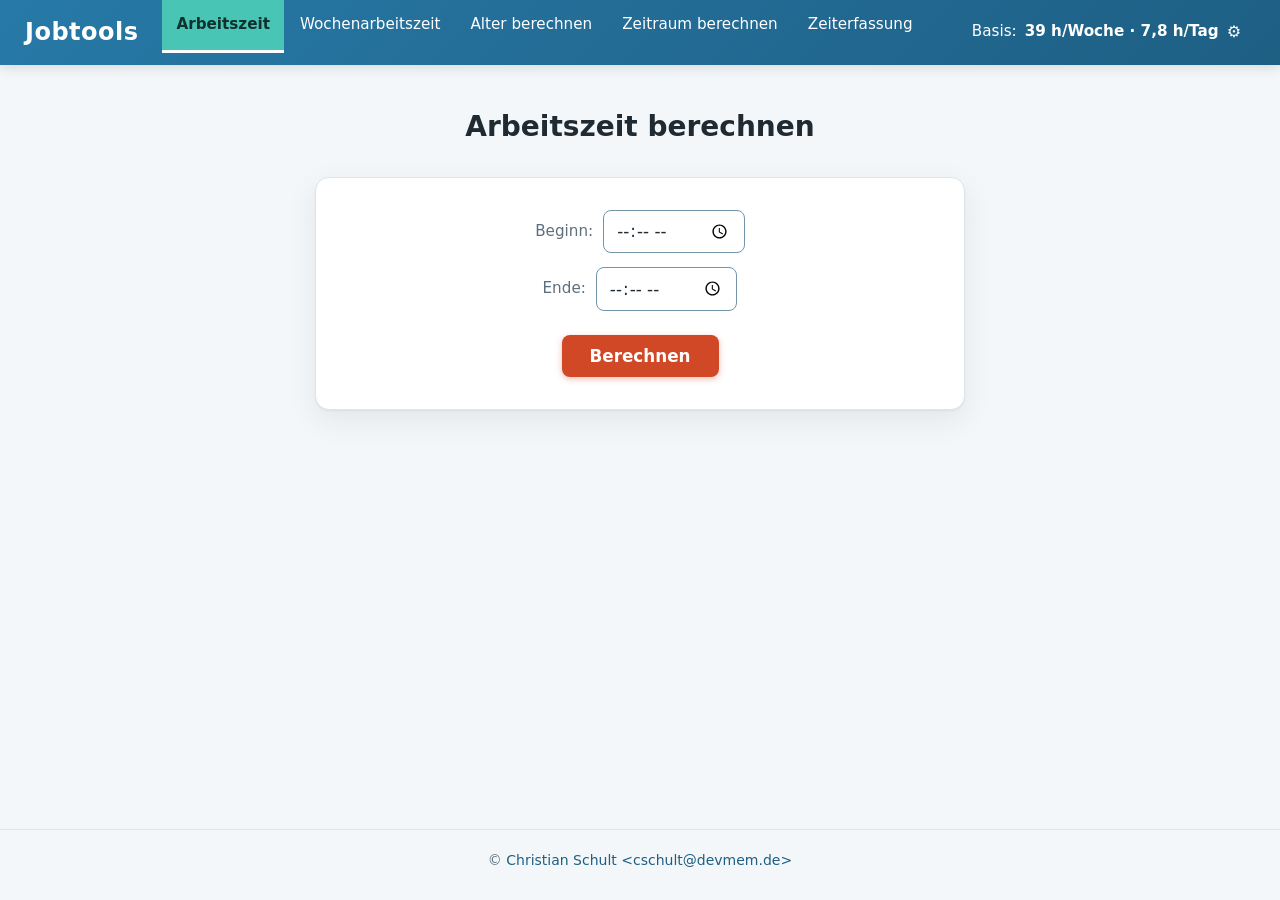
<file: index.html>
<!doctype html>
<html lang="de">

  <head>
    <meta charset="UTF-8" />
    <meta name="viewport" content="width=device-width, initial-scale=1" />
    <title>Arbeitszeit berechnen – Jobtools</title>
    <link href="style.css" rel="stylesheet" />
    <script src="settings.js" defer></script>
    <script src="index.js" defer></script>
  </head>

  <body>
    <a class="skip-link" href="#inhalt">Zum Inhalt springen</a>

    <header>
      <p class="brand">Jobtools</p>
      <nav class="navbar" aria-label="Hauptnavigation">
        <ul>
          <li><a class="active" href="index.html" aria-current="page">Arbeitszeit</a></li>
          <li><a href="convert.html">Wochenarbeitszeit</a></li>
          <li><a href="ages.html">Alter berechnen</a></li>
          <li><a href="durations.html">Zeitraum berechnen</a></li>
          <li><a href="log.html">Zeiterfassung</a></li>
        </ul>
      </nav>
    </header>

    <main id="inhalt">
      <h1>Arbeitszeit berechnen</h1>
      <div id="maxi-container">
        <form id="work-form">
          <div id="input-container">
            <div class="input-line">
              <label for="beginWork">Beginn:</label>
              <input type="time" name="beginWork" id="beginWork" value="" />
            </div>
            <div class="input-line">
              <label for="endWork">Ende:</label>
              <input type="time" name="endWork" id="endWork" value="" />
            </div>
          </div>
          <div id="button-container">
            <button type="submit">Berechnen</button>
          </div>
        </form>

        <p class="form-error" id="work-error" role="alert" hidden></p>

        <dl id="result-container" aria-live="polite">
          <div class="result-row" id="row-endDay">
            <dt>Ende regulär</dt>
            <dd id="endDay"></dd>
          </div>
          <div class="result-row" id="row-workTime">
            <dt>Arbeitszeit</dt>
            <dd id="workTime"></dd>
          </div>
          <div class="result-row" id="row-diffTime">
            <dt>Differenz</dt>
            <dd id="diffTime"></dd>
          </div>
          <div class="result-row" id="row-pause">
            <dt>Pause</dt>
            <dd id="pause"></dd>
          </div>
        </dl>
      </div>
    </main>

    <footer>
      <p>
        &copy;
        <a href="mailto:cschult@devmem.de">Christian Schult &lt;cschult@devmem.de&gt;</a>
      </p>
    </footer>

  </body>
</html>
</file>
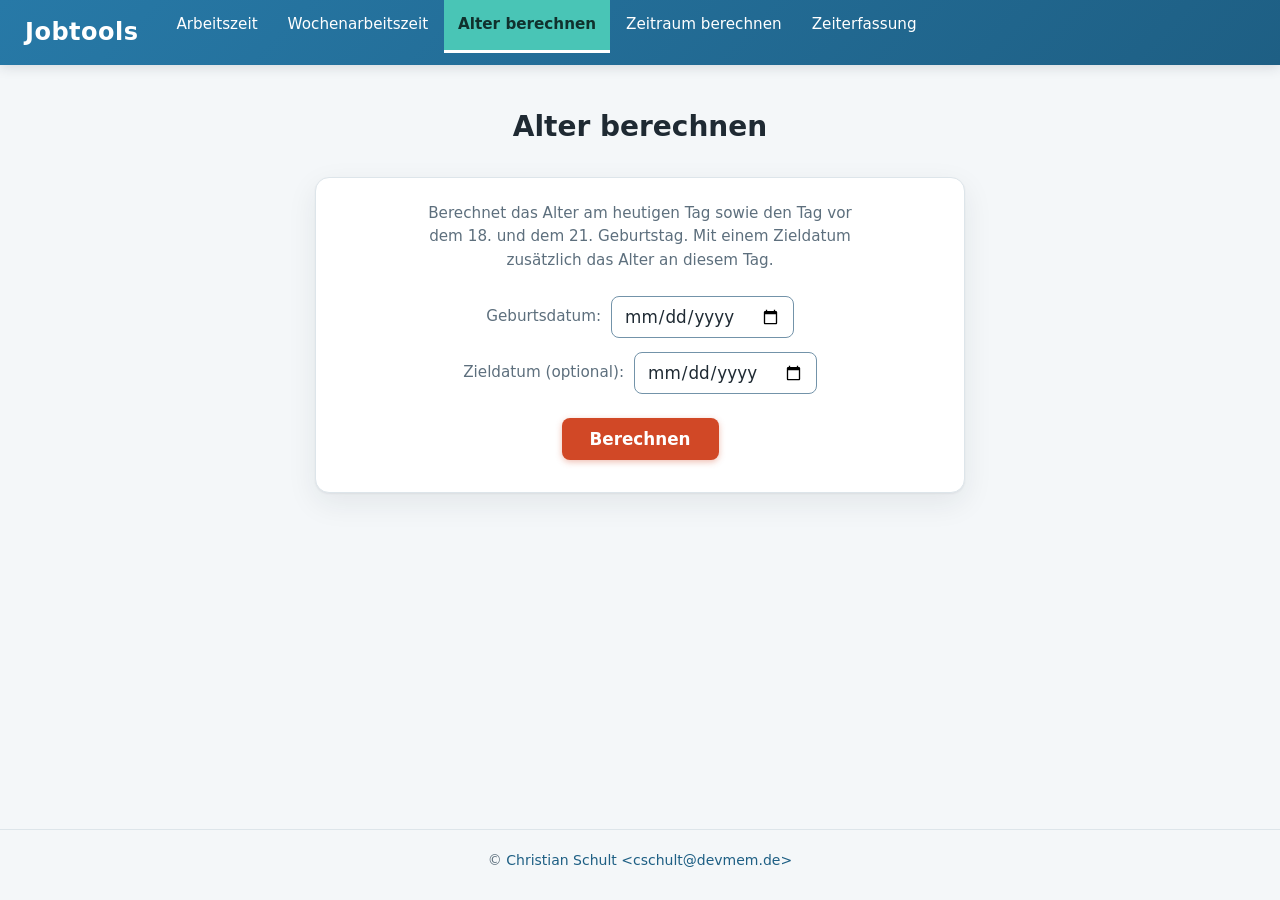
<file: ages.html>
<!doctype html>
<html lang="de">

<head>
  <meta charset="UTF-8" />
  <meta name="viewport" content="width=device-width, initial-scale=1" />
  <title>Alter berechnen – Jobtools</title>
  <link href="style.css" rel="stylesheet" />
  <script src="ages.js" defer></script>
</head>

<body>
  <a class="skip-link" href="#inhalt">Zum Inhalt springen</a>

  <header>
    <p class="brand">Jobtools</p>
    <nav class="navbar" aria-label="Hauptnavigation">
      <ul>
        <li><a href="index.html">Arbeitszeit</a></li>
        <li><a href="convert.html">Wochenarbeitszeit</a></li>
        <li><a class="active" href="ages.html" aria-current="page">Alter berechnen</a></li>
        <li><a href="durations.html">Zeitraum berechnen</a></li>
        <li><a href="log.html">Zeiterfassung</a></li>
      </ul>
    </nav>
  </header>

  <main id="inhalt">
    <h1>Alter berechnen</h1>
    <div id="maxi-container">
      <p class="hint">
        Berechnet das Alter am heutigen Tag sowie den Tag vor dem 18. und dem
        21. Geburtstag. Mit einem Zieldatum zusätzlich das Alter an diesem Tag.
      </p>

      <form id="age-form">
        <div id="input-container">
          <div class="input-line">
            <label for="birthday">Geburtsdatum:</label>
            <input type="date" name="birthday" id="birthday" value="" />
          </div>
          <div class="input-line">
            <label for="target">Zieldatum (optional):</label>
            <input type="date" name="target" id="target" value="" />
          </div>
        </div>
        <div id="button-container">
          <button type="submit">Berechnen</button>
        </div>
      </form>

      <p class="form-error" id="age-error" role="alert" hidden></p>

      <dl id="result-container" aria-live="polite">
        <div class="result-row">
          <dt>heutiges Alter</dt>
          <dd id="age-today"></dd>
        </div>
        <div class="result-row">
          <dt>Tag vor dem 18.</dt>
          <dd id="day-before-18"></dd>
        </div>
        <div class="result-row">
          <dt>Tag vor dem 21.</dt>
          <dd id="day-before-21"></dd>
        </div>
        <!-- erscheint nur, wenn ein Zieldatum eingetragen wurde; ages.js
             schaltet zwischen "none" und dem Standardwert aus dem Stylesheet -->
        <div class="result-row" id="row-age-target" style="display: none">
          <dt id="age-target-label">Alter am Zieldatum</dt>
          <dd id="age-target"></dd>
        </div>
      </dl>
    </div>
  </main>

  <footer>
    <p>
      &copy;
      <a href="mailto:cschult@devmem.de">Christian Schult &lt;cschult@devmem.de&gt;</a>
    </p>
  </footer>
</body>

</html>
</file>
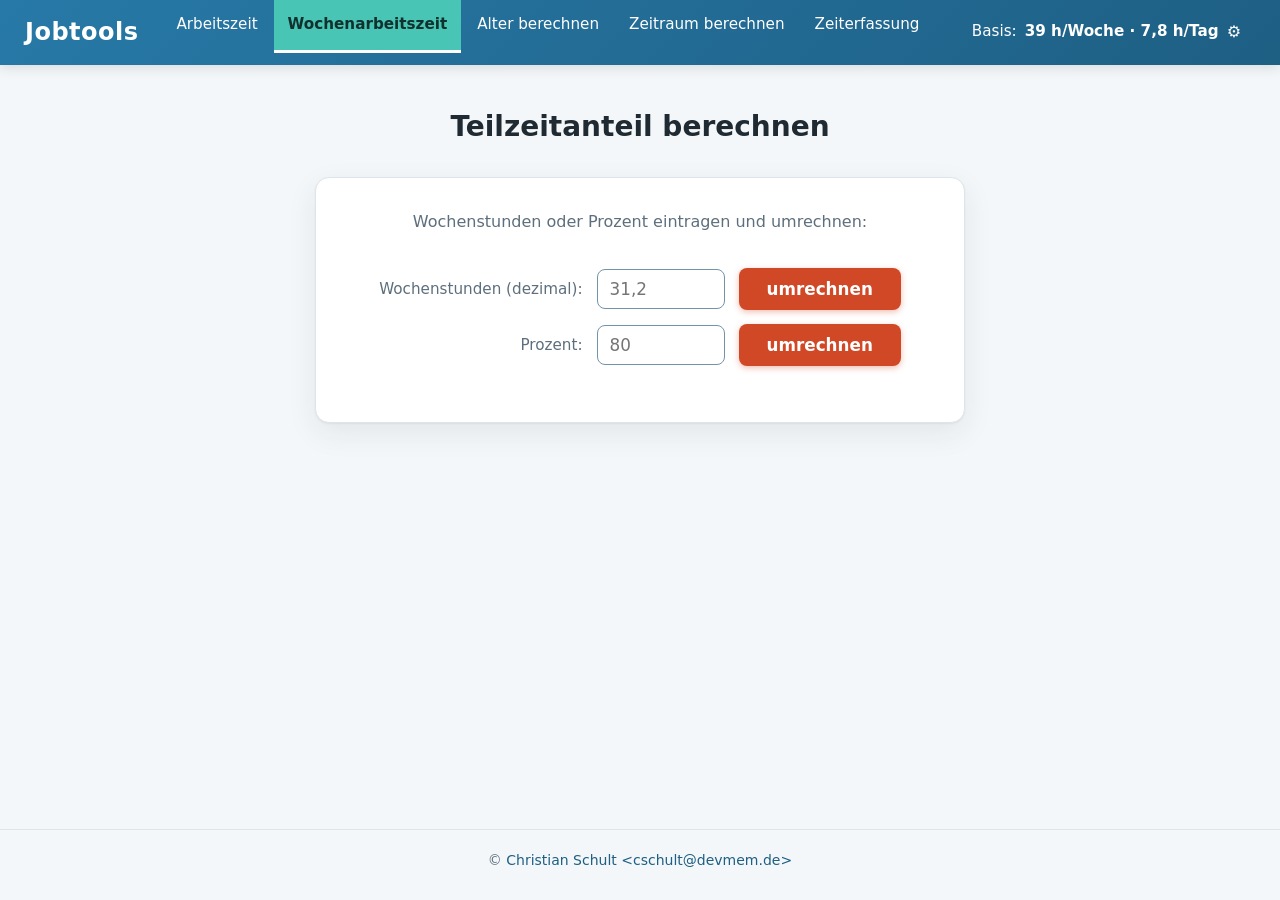
<file: convert.html>
<!doctype html>
<html lang="de">

<head>
  <meta charset="UTF-8" />
  <meta name="viewport" content="width=device-width, initial-scale=1" />
  <title>Teilzeitanteil berechnen – Jobtools</title>
  <link href="style.css" rel="stylesheet" />
  <script src="settings.js" defer></script>
  <script src="convert.js" defer></script>
</head>

<body>
  <a class="skip-link" href="#inhalt">Zum Inhalt springen</a>

  <header>
    <p class="brand">Jobtools</p>
    <nav class="navbar" aria-label="Hauptnavigation">
      <ul>
        <li><a href="index.html">Arbeitszeit</a></li>
        <li><a class="active" href="convert.html" aria-current="page">Wochenarbeitszeit</a></li>
        <li><a href="ages.html">Alter berechnen</a></li>
        <li><a href="durations.html">Zeitraum berechnen</a></li>
        <li><a href="log.html">Zeiterfassung</a></li>
      </ul>
    </nav>
  </header>

  <main id="inhalt">
    <h1>Teilzeitanteil berechnen</h1>
    <div id="maxi-container">

      <div id="input-container">
        <p class="intro" id="form-hinweis">Wochenstunden oder Prozent eintragen und umrechnen:</p>
        <div class="form-grid" role="group" aria-describedby="form-hinweis">
          <label for="hours-input">Wochenstunden (dezimal):</label>
          <input type="text" inputmode="decimal" name="hours-input" id="hours-input" value="" placeholder="31,2" />
          <button type="button" id="hours-button">
            <span aria-hidden="true">umrechnen</span>
            <span class="visually-hidden">Wochenstunden in Prozent umrechnen</span>
          </button>

          <label for="percent-input">Prozent:</label>
          <input type="text" inputmode="decimal" name="percent-input" id="percent-input" value="" placeholder="80" />
          <button type="button" id="percent-button">
            <span aria-hidden="true">umrechnen</span>
            <span class="visually-hidden">Prozent in Wochenstunden umrechnen</span>
          </button>
        </div>
      </div>

      <p class="form-error" id="convert-error" role="alert" hidden></p>

      <div class="result-box" id="result-box" aria-live="polite">
        <dl class="result-grid">
          <dt>Anteil</dt>
          <dd><span class="value" id="value-percent"></span><span class="unit">%</span></dd>

          <dt>Wochenstunden</dt>
          <dd><span class="value" id="value-hours"></span><span class="unit">dezimal</span></dd>

          <dt>Stunden : Minuten</dt>
          <dd><span class="value" id="value-hhmm"></span><span class="unit">hh:mm</span></dd>

          <dt>Berechnungsbasis</dt>
          <dd><span class="basis" id="value-basis"></span></dd>
        </dl>
        <p class="note">Stunden und Minuten sind auf ganze Minuten gerundet.</p>
      </div>
    </div>
  </main>

  <footer>
    <p>
      &copy;
      <a href="mailto:cschult@devmem.de">Christian Schult &lt;cschult@devmem.de&gt;</a>
    </p>
  </footer>
</body>

</html>
</file>
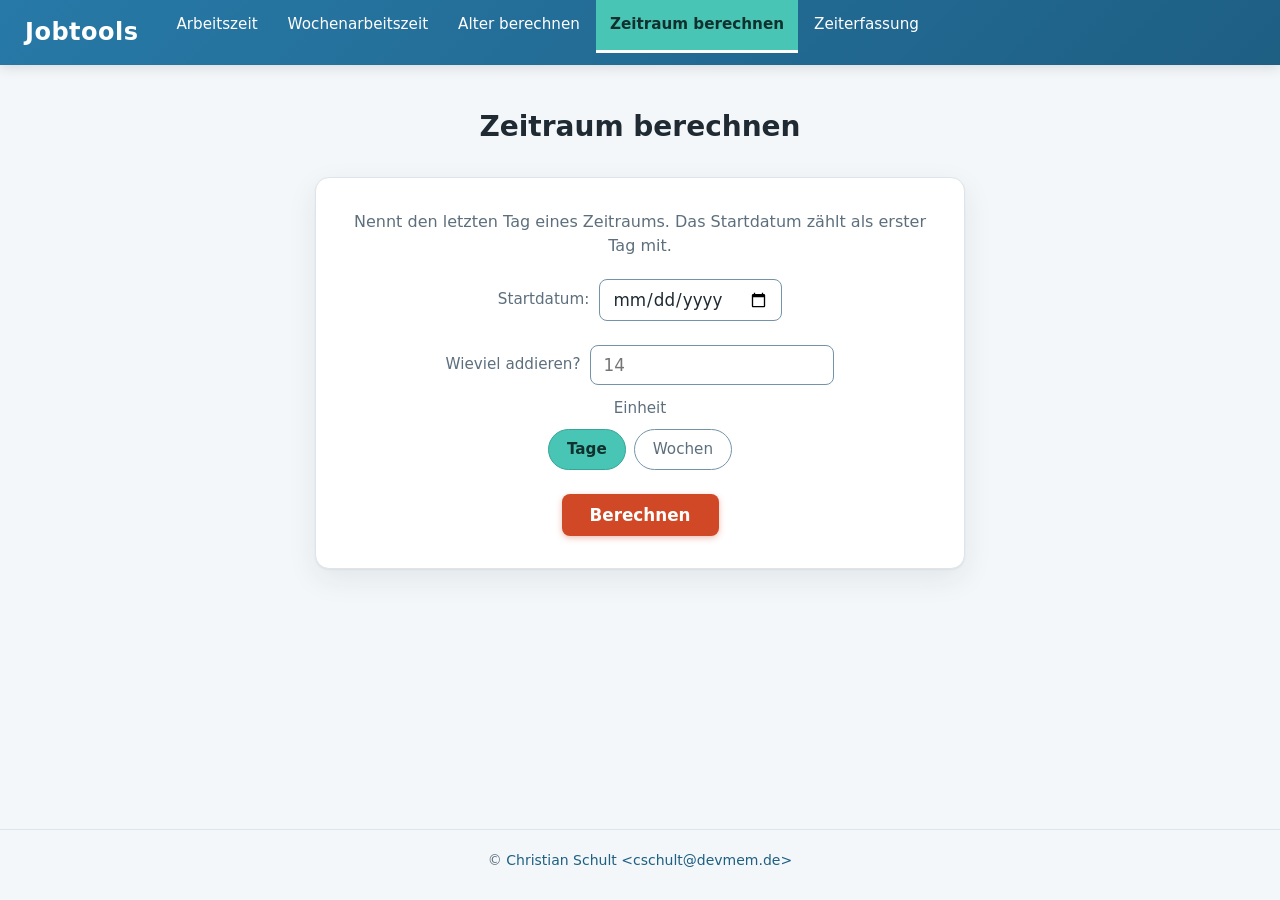
<file: durations.html>
<!doctype html>
<html lang="de">

<head>
  <meta charset="UTF-8" />
  <meta name="viewport" content="width=device-width, initial-scale=1" />
  <title>Zeitraum berechnen – Jobtools</title>
  <link href="style.css" rel="stylesheet" />
  <script src="durations.js" defer></script>
</head>

<body>
  <a class="skip-link" href="#inhalt">Zum Inhalt springen</a>

  <header>
    <p class="brand">Jobtools</p>
    <nav class="navbar" aria-label="Hauptnavigation">
      <ul>
        <li><a href="index.html">Arbeitszeit</a></li>
        <li><a href="convert.html">Wochenarbeitszeit</a></li>
        <li><a href="ages.html">Alter berechnen</a></li>
        <li><a class="active" href="durations.html" aria-current="page">Zeitraum berechnen</a></li>
        <li><a href="log.html">Zeiterfassung</a></li>
      </ul>
    </nav>
  </header>

  <main id="inhalt">
    <h1>Zeitraum berechnen</h1>
    <div id="maxi-container">
      <p class="intro">
        Nennt den letzten Tag eines Zeitraums. Das Startdatum zählt als
        erster Tag mit.
      </p>

      <form id="duration-form">
        <div class="field-group" id="div-start">
          <!-- Startdatum (erster Tag des Zeitraums) -> input date -->
          <div class="input-line">
            <label for="start">Startdatum:</label>
            <input type="date" name="start" id="start">
          </div>
        </div>

        <div class="field-group" id="div-summand">
          <!-- wieviel addieren? -> input number -->
          <div class="input-line">
            <label for="summand">Wieviel addieren?</label>
            <input type="number" name="summand" id="summand" step="1" placeholder="14">
          </div>
          <!-- welche Einheit (Tage, Wochen) -> radio -->
          <fieldset class="option-group">
            <legend>Einheit</legend>
            <input type="radio" name="units" id="radio-days" value="days" checked>
            <label for="radio-days">Tage</label>
            <input type="radio" name="units" id="radio-weeks" value="weeks">
            <label for="radio-weeks">Wochen</label>
          </fieldset>
        </div>

        <div id="button-container">
          <button type="submit">Berechnen</button>
        </div>
      </form>

      <p class="form-error" id="duration-error" role="alert" hidden></p>

      <dl id="result-container" aria-live="polite">
        <!-- Ausgabe: künftiges Datum -> berechnet in durations.js -->
        <div class="result-row">
          <dt>Letzter Tag</dt>
          <dd id="result-date"></dd>
        </div>
        <div class="result-row">
          <dt>Wochentag</dt>
          <dd id="result-weekday"></dd>
        </div>
        <div class="result-row">
          <dt>Dauer</dt>
          <dd id="result-days"></dd>
        </div>
      </dl>
    </div>
  </main>

  <footer>
    <p>&copy; <a href="mailto:cschult@devmem.de">Christian Schult &lt;cschult@devmem.de&gt;</a>
    </p>
  </footer>
</body>

</html>
</file>
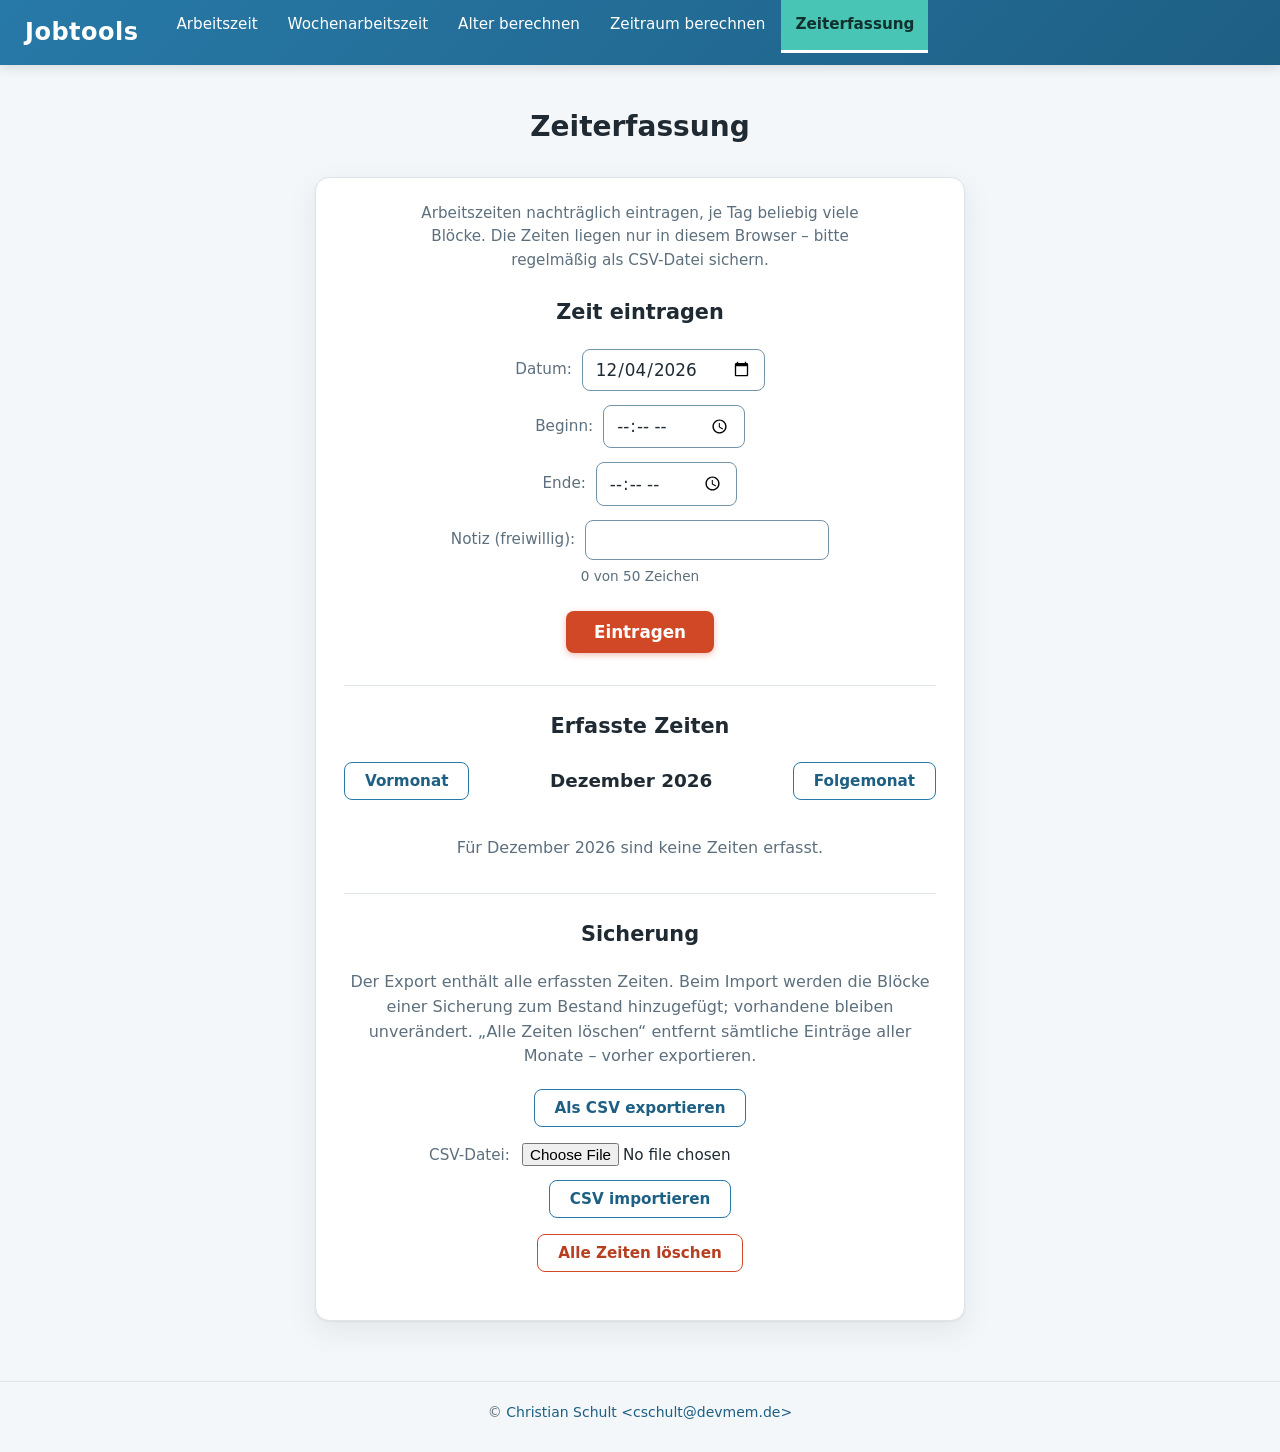
<file: log.html>
<!doctype html>
<html lang="de">

<head>
  <meta charset="UTF-8" />
  <meta name="viewport" content="width=device-width, initial-scale=1" />
  <title>Zeiterfassung – Jobtools</title>
  <link href="style.css" rel="stylesheet" />
  <script src="log.js" defer></script>
</head>

<body>
  <a class="skip-link" href="#inhalt">Zum Inhalt springen</a>

  <header>
    <p class="brand">Jobtools</p>
    <nav class="navbar" aria-label="Hauptnavigation">
      <ul>
        <li><a href="index.html">Arbeitszeit</a></li>
        <li><a href="convert.html">Wochenarbeitszeit</a></li>
        <li><a href="ages.html">Alter berechnen</a></li>
        <li><a href="durations.html">Zeitraum berechnen</a></li>
        <li><a class="active" href="log.html" aria-current="page">Zeiterfassung</a></li>
      </ul>
    </nav>
  </header>

  <main id="inhalt">
    <h1>Zeiterfassung</h1>
    <div id="maxi-container">
      <p class="hint">
        Arbeitszeiten nachträglich eintragen, je Tag beliebig viele Blöcke.
        Die Zeiten liegen nur in diesem Browser – bitte regelmäßig als
        CSV-Datei sichern.
      </p>

      <!-- erscheint nur, wenn der Browser nichts speichern kann (log.js) -->
      <p class="log-notice" id="log-storage-note" hidden>
        Der Browser speichert nichts – Einträge gehen beim Schließen verloren.
        Bitte als CSV exportieren.
      </p>
      <p class="form-error" id="log-storage-error" role="alert" hidden></p>

      <section class="log-section" aria-labelledby="entry-heading">
        <h2 id="entry-heading">Zeit eintragen</h2>
        <form id="log-form">
          <div id="input-container">
            <div class="input-line">
              <label for="log-date">Datum:</label>
              <input type="date" name="log-date" id="log-date" />
            </div>
            <div class="input-line">
              <label for="log-begin">Beginn:</label>
              <input type="time" name="log-begin" id="log-begin" />
            </div>
            <div class="input-line">
              <label for="log-end">Ende:</label>
              <input type="time" name="log-end" id="log-end" />
            </div>
            <!-- kein maxlength: es zählt UTF-16-Einheiten, ein Emoji also
                 doppelt. Die Grenze von 50 Zeichen setzt log.js durch. -->
            <div class="input-line">
              <label for="log-note">Notiz (freiwillig):</label>
              <input type="text" name="log-note" id="log-note"
                     autocomplete="off" aria-describedby="log-note-count" />
            </div>
            <p class="char-count" id="log-note-count">0 von 50 Zeichen</p>
          </div>
          <div id="button-container" class="log-actions">
            <button type="submit" id="log-submit">Eintragen</button>
            <button type="button" class="secondary-button" id="log-cancel" hidden>
              Bearbeitung abbrechen
            </button>
          </div>
        </form>

        <p class="form-error" id="log-error" role="alert" hidden></p>
      </section>

      <section class="log-section" aria-labelledby="list-heading">
        <h2 id="list-heading">Erfasste Zeiten</h2>
        <div class="month-nav">
          <button type="button" class="secondary-button" id="month-prev">Vormonat</button>
          <!-- tabindex="-1": nimmt den Fokus auf, wenn der letzte Block
               gelöscht wurde, ohne in der Tab-Reihenfolge zu stehen -->
          <h3 id="month-title" tabindex="-1"></h3>
          <button type="button" class="secondary-button" id="month-next">Folgemonat</button>
        </div>
        <!-- eigene Zeile, damit man ihn beim Blättern nicht trifft; nur bei
             gefülltem Monat sichtbar (log.js) -->
        <div class="backup-actions">
          <button type="button" class="secondary-button danger-button" id="delete-month-button" hidden>
            Zeiten dieses Monats löschen
          </button>
        </div>
        <p class="log-status" id="list-status" role="status"></p>
        <div id="log-list" aria-live="polite"></div>
      </section>

      <section class="log-section" aria-labelledby="backup-heading">
        <h2 id="backup-heading">Sicherung</h2>
        <p class="intro">
          Der Export enthält alle erfassten Zeiten. Beim Import werden die
          Blöcke einer Sicherung zum Bestand hinzugefügt; vorhandene bleiben
          unverändert. „Alle Zeiten löschen“ entfernt sämtliche Einträge aller
          Monate – vorher exportieren.
        </p>
        <div class="backup-actions">
          <button type="button" class="secondary-button" id="export-button">
            Als CSV exportieren
          </button>
        </div>
        <div class="backup-actions">
          <label for="import-file">CSV-Datei:</label>
          <input type="file" id="import-file" accept=".csv,text/csv" />
          <button type="button" class="secondary-button" id="import-button">
            CSV importieren
          </button>
        </div>
        <div class="backup-actions">
          <button type="button" class="secondary-button danger-button" id="delete-all-button">
            Alle Zeiten löschen
          </button>
        </div>
        <p class="log-status" id="backup-status" role="status"></p>
        <div class="form-error" id="backup-error" role="alert" hidden></div>
      </section>
    </div>
  </main>

  <footer>
    <p>
      &copy;
      <a href="mailto:cschult@devmem.de">Christian Schult &lt;cschult@devmem.de&gt;</a>
    </p>
  </footer>
</body>

</html>
</file>
<file: style.css>
/* ---------------------------------------------------------------
   jobtools – gemeinsames Designsystem
   Farben: #2779a7 (Blau), #49c5b6 (Türkis), #DF6C4F (Koralle)

   Koralle und Türkis tragen in Text- und Bedienrollen abgedunkelte
   Varianten, damit die Kontraste WCAG 2.1 AA erfüllen. Der Türkiston
   bleibt als Fläche mit dunkler Schrift unverändert (6,63:1).

   Zeiterfassung: --blue-dark auf Weiß 6,94:1 und auf --blue-tint 6,17:1
   (Nebenaktionen), deren Rahmen in --blue 4,80:1; --ink auf --coral-tint
   13,01:1 (Speicherhinweis). Lösch-Knöpfe: --coral-dark auf Weiß 5,61:1,
   auf --coral-tint 4,99:1, deren Rahmen in --coral 4,50:1 gegen Weiß.

   Einheiten: Schrift, Abstände und Breiten durchgehend in rem, damit
   alles der Schriftgröße des Browsers folgt; Media Query in em aus
   demselben Grund. In px verbleiben nur Haarlinien, Fokusrahmen und
   Schatten – die sollen bei größerer Schrift nicht mitwachsen.
   --------------------------------------------------------------- */

:root {
  --blue: #2779a7;
  --blue-dark: #1e5f84;
  --blue-tint: #eaf3f8;
  --teal: #49c5b6;
  --teal-dark: #35a698;
  --teal-tint: #e7f8f5;
  --coral: #d14826;      /* weiße Schrift darauf: 4,50:1 */
  --coral-dark: #b73f21; /* Hover und Fehlertext: 5,61:1 */
  --coral-tint: #fdefe9;
  --coral-light: #ffa48c; /* Kante im Header: 3,62:1 gegen --blue-dark */

  --ink: #1f2a33;
  --muted: #5d6f7d;
  --bg: #f4f7f9;
  --surface: #ffffff;
  --border: #dde5ea;        /* Karten und Trennlinien, rein dekorativ */
  --border-input: #7393a9;  /* Bedienelemente: 3,24:1 auf Weiß, 3,01:1 auf --bg */
  --focus: #35a598;         /* Fokusfarbe, 3,01:1 gegen Weiß */

  --radius: 0.875rem;
  --radius-sm: 0.5rem;
  --shadow: 0 1px 2px rgba(31, 42, 51, 0.06), 0 10px 30px rgba(31, 42, 51, 0.08);
  --ring: 0 0 0 3px rgba(53, 165, 152, 0.45);
}

*,
*::before,
*::after {
  box-sizing: border-box;
}

body {
  margin: 0;
  min-height: 100vh;
  display: flex;
  flex-direction: column;
  background-color: var(--bg);
  color: var(--ink);
  font-family: "Segoe UI", system-ui, -apple-system, Roboto, Arial, sans-serif;
  font-size: 1rem;
  line-height: 1.55;
  -webkit-font-smoothing: antialiased;
}

/* ---------------------------------------------------------------
   Hilfen für Tastatur und Screenreader
   --------------------------------------------------------------- */

/* nur für Screenreader: sichtbar für assistive Technik, nicht am Bildschirm */
.visually-hidden {
  position: absolute;
  width: 1px;
  height: 1px;
  margin: -1px;
  padding: 0;
  overflow: hidden;
  clip-path: inset(50%);
  white-space: nowrap;
}

/* überspringt die Navigation; wird erst beim Fokussieren sichtbar */
.skip-link {
  position: absolute;
  left: 0.5rem;
  top: -100%;
  z-index: 1001;
  padding: 0.75rem 1.25rem;
  border-radius: var(--radius-sm);
  background-color: var(--surface);
  color: var(--blue-dark);
  font-weight: 600;
  text-decoration: none;
  box-shadow: var(--shadow);
}

.skip-link:focus {
  top: 0.5rem;
  outline: 3px solid var(--focus);
  outline-offset: 2px;
}

/* ---------------------------------------------------------------
   Kopfbereich und Navigation
   --------------------------------------------------------------- */

header {
  position: sticky;
  top: 0;
  z-index: 999;
  display: flex;
  flex-wrap: wrap;
  /* stretch statt center: die Einträge der Navigation sollen als Reiter
     die volle Höhe der Leiste ausfüllen */
  align-items: stretch;
  gap: 0 1.5rem;
  padding: 0 1.5625rem;
  background: linear-gradient(135deg, var(--blue) 0%, var(--blue-dark) 100%);
  box-shadow: 0 2px 12px rgba(31, 42, 51, 0.15);
}

/* Reihenfolge im Header: Titel, Navigation, Basis-Anzeige – dieselbe
   Reihenfolge, in der die Tastatur sie ansteuert. settings.js hängt die
   Basis-Anzeige ans Ende des Headers. */
.brand {
  order: 1;
  display: flex;
  align-items: center;
  flex: 0 0 auto;
  margin: 0;
  padding: 0.875rem 0;
  color: #fff;
  font-size: 1.5rem;
  font-weight: 600;
  letter-spacing: 0.02em;
}

.navbar {
  order: 2;
  display: flex;
  align-items: stretch;
  flex: 1 1 auto;
}

.navbar ul {
  display: flex;
  flex-wrap: wrap;
  align-items: stretch;
  gap: 0 0.125rem;
  margin: 0;
  padding: 0;
  list-style: none;
}

.navbar a {
  display: flex;
  align-items: center;
  padding: 0.8125rem 0.875rem;
  /* durchsichtige Kante hält alle Einträge gleich hoch; nur die aktive
     Seite färbt sie ein, sonst würde sie beim Wechsel springen */
  border-bottom: 3px solid transparent;
  /* volle Deckkraft: mit 85 % lag der Kontrast bei 3,95:1 */
  color: #fff;
  font-size: 0.95rem;
  text-decoration: none;
  transition: background-color 0.2s ease, color 0.2s ease;
}

.navbar a:hover {
  background-color: rgba(255, 255, 255, 0.15);
  color: #fff;
}

/* im Header trägt Weiß den Fokus (4,80:1), Türkis käme dort nur auf 1,6:1.
   Der Rahmen liegt innen, weil die Reiter die volle Höhe der Leiste füllen
   und ein außen liegender oben und unten abgeschnitten würde. */
.navbar a:focus-visible {
  outline: 3px solid #fff;
  outline-offset: -3px;
}

.settings-toggle:focus-visible {
  outline: 3px solid #fff;
  outline-offset: 2px;
}

/* helle Kante wie der Rand des Basis-Chips: die türkise Fläche erreicht
   gegen das Header-Blau nur 2,27:1, die Kante macht den Reiter mit 4,80:1
   erkennbar */
.navbar a.active {
  border-bottom-color: #fff;
  background-color: var(--teal);
  color: #10312d;
  font-weight: 600;
}

/* ---------------------------------------------------------------
   Berechnungsbasis: Anzeige im Header und Einstellbereich
   --------------------------------------------------------------- */

.settings {
  order: 3;
  position: relative;
  display: flex;
  align-items: stretch;
  /* reicht der Platz für Titel, Navigation und Anzeige nicht in einer
     Zeile, rutscht die Anzeige in die nächste – dort soll sie am rechten
     Rand stehen und nicht unter dem Titel kleben */
  margin-left: auto;
}

/* in allem wie ein Eintrag der Navigation: gleiche Höhe, gleiche Schrift,
   kantig, Fläche erst beim Überfahren */
.settings-toggle {
  display: inline-flex;
  align-items: center;
  gap: 0.5rem;
  padding: 0.8125rem 0.875rem;
  border: none;
  border-bottom: 3px solid transparent;
  border-radius: 0;
  background-color: transparent;
  color: #fff;
  font-size: 0.95rem;
  font-weight: 400;
  box-shadow: none;
}

.settings-toggle:hover {
  background-color: rgba(255, 255, 255, 0.15);
  color: #fff;
  box-shadow: none;
}

/* aufgeklappt trägt die Schaltfläche dieselbe helle Kante wie die aktive
   Seite in der Navigation */
.settings-toggle[aria-expanded="true"] {
  border-bottom-color: #fff;
}

/* Abweichende Basis färbt die Kante. Nicht mit --coral: die Projekt-
   koralle erreicht gegen das Header-Blau nur 1,07:1 und wäre als
   3px-Kante kaum auszumachen. Der aufgehellte Ton kommt dort, wo die
   Anzeige sitzt – am rechten Rand über dem dunklen Ende des Verlaufs –
   auf 3,62:1. Die Regel steht bewusst nach der für den aufgeklappten
   Zustand: bei gleicher Spezifität gewinnt die spätere, das Signal also
   die weiße Kante. */
.settings-toggle.is-custom,
.settings-toggle.is-custom[aria-expanded="true"] {
  border-bottom-color: var(--coral-light);
}

/* Beschriftung und Wert trennt allein das Schriftgewicht. Früher lag auf
   der Beschriftung opacity: 0.85 – auf der türkisen Fläche unkritisch, auf
   dem Header-Blau senkte das den Kontrast unter die geforderten 4,5:1. */
.settings-value {
  font-weight: 600;
}

.settings-icon {
  font-size: 1rem;
}

.settings-panel {
  position: absolute;
  top: 100%;
  right: 0;
  z-index: 1000;
  display: flex;
  flex-direction: column;
  gap: 0.375rem;
  width: min(20.625rem, calc(100vw - 1.75rem));
  padding: 1.125rem 1.25rem 1.25rem;
  border: 1px solid var(--border);
  border-radius: var(--radius);
  background-color: var(--surface);
  box-shadow: var(--shadow);
  text-align: left;
}

.settings-panel[hidden],
.settings-error[hidden],
.settings-note[hidden] {
  display: none;
}

.settings-panel h2 {
  margin: 0 0 0.5rem;
  font-size: 1.05rem;
  font-weight: 600;
}

.settings-panel label {
  margin-top: 0.375rem;
}

.settings-panel input {
  width: 100%;
}

.settings-hint {
  margin: 0.625rem 0 0;
  color: var(--muted);
  font-size: 0.8rem;
}

.settings-error {
  margin: 0.5rem 0 0;
  color: var(--coral-dark);
  font-size: 0.8rem;
  font-weight: 600;
}

.settings-note {
  margin: 0.625rem 0 0;
  color: var(--muted);
  font-size: 0.8rem;
}

.settings-actions {
  display: flex;
  align-items: center;
  justify-content: space-between;
  gap: 0.625rem;
  margin-top: 0.875rem;
}

.settings-actions button {
  padding: 0.5rem 1.125rem;
  font-size: 0.95rem;
}

.link-button {
  padding: 0;
  background: none;
  color: var(--blue);
  font-size: 0.85rem;
  font-weight: 500;
  text-decoration: underline;
  box-shadow: none;
}

.link-button:hover {
  background: none;
  color: var(--blue-dark);
  box-shadow: none;
}

/* ---------------------------------------------------------------
   Grundgerüst
   --------------------------------------------------------------- */

main {
  flex: 1;
  width: 100%;
  padding: 2.5rem 1.5625rem 3.75rem;
}

main h1 {
  margin: 0 auto 1.75rem;
  max-width: 40.625rem;
  font-size: 1.75rem;
  font-weight: 600;
  text-align: center;
}

/* Einleitungssatz über einem Formular – bewusst kein <h3>, da es sich um
   eine Anweisung handelt und die Überschriftenebene sonst übersprungen würde */
.intro {
  margin: 0 0 1.25rem;
  color: var(--muted);
  font-size: 1rem;
  font-weight: 500;
}

/* Hinweis bei unvollständiger Eingabe; role="alert" meldet ihn Screenreadern */
.form-error {
  margin: 1.25rem 0 0;
  color: var(--coral-dark);
  font-size: 0.95rem;
  font-weight: 600;
}

.form-error[hidden] {
  display: none;
}

footer {
  padding: 1.25rem 1.5625rem 1.75rem;
  border-top: 1px solid var(--border);
  color: var(--muted);
  font-size: 0.875rem;
  text-align: center;
}

footer p {
  margin: 0;
}

footer a {
  color: var(--blue-dark);
  text-decoration: none;
}

footer a:hover {
  text-decoration: underline;
}

/* ---------------------------------------------------------------
   Karte
   --------------------------------------------------------------- */

/* kein min-width: ein Mindestmaß in rem wüchse mit der Schriftgröße mit und
   schöbe die Karte bei großer Schrift aus dem schmalen Fenster heraus */
#maxi-container {
  max-width: 40.625rem;
  margin: 0 auto;
  padding: 2rem 1.75rem;
  border: 1px solid var(--border);
  border-radius: var(--radius);
  background-color: var(--surface);
  box-shadow: var(--shadow);
  text-align: center;
}

#input-container {
  display: flex;
  flex-direction: column;
  align-items: center;
  gap: 0.875rem;
  margin: 0 0 1.5rem;
  text-align: center;
}

.input-line {
  display: flex;
  flex-wrap: wrap;
  align-items: center;
  justify-content: center;
  gap: 0.625rem;
}

/* Beschriftung, Eingabe und Button zeilenübergreifend bündig */
.form-grid {
  display: grid;
  grid-template-columns: max-content max-content max-content;
  justify-content: center;
  align-items: center;
  gap: 0.875rem;
}

.form-grid label {
  text-align: right;
}

.form-grid input {
  width: 8rem;
}

label {
  color: var(--muted);
  font-size: 0.95rem;
  font-weight: 500;
}

/* ---------------------------------------------------------------
   Formularelemente
   --------------------------------------------------------------- */

input[type="time"],
input[type="date"],
input[type="number"],
input[type="text"] {
  padding: 0.5625rem 0.75rem;
  border: 1px solid var(--border-input);
  border-radius: var(--radius-sm);
  background-color: var(--surface);
  color: var(--ink);
  font-family: inherit;
  font-size: 1.05rem;
  transition: border-color 0.2s ease, box-shadow 0.2s ease;
}

input[type="time"]:hover,
input[type="date"]:hover,
input[type="number"]:hover,
input[type="text"]:hover {
  border-color: var(--focus);
}

input:focus-visible {
  outline: none;
  border-color: var(--focus);
  box-shadow: var(--ring);
}

/* Optionsfelder als Segmente – als <fieldset> mit <legend> ausgezeichnet,
   damit Screenreader die Gruppe und ihre Beschriftung ansagen */

.option-group {
  display: flex;
  flex-wrap: wrap;
  justify-content: center;
  gap: 0.5rem;
  margin: 0;
  padding: 0;
  border: none;
}

.option-group legend {
  width: 100%;
  margin-bottom: 0.5rem;
  padding: 0;
  color: var(--muted);
  font-size: 0.95rem;
  font-weight: 500;
  text-align: center;
}

/* nicht mit display: none ausblenden – das nähme den Feldern den Fokus */
.option-group input[type="radio"] {
  position: absolute;
  opacity: 0;
  pointer-events: none;
}

.option-group label {
  padding: 0.5rem 1.125rem;
  border: 1px solid var(--border-input);
  border-radius: 99rem;  /* Pillenform */
  background-color: var(--surface);
  cursor: pointer;
  transition: all 0.2s ease;
}

/* Textfarbe bleibt --muted (5,20:1); Türkis als Text erreichte nur 2,97:1 */
.option-group label:hover {
  border-color: var(--focus);
}

.option-group input[type="radio"]:checked + label {
  border-color: var(--focus);
  background-color: var(--teal);
  color: #10312d;
  font-weight: 600;
}

.option-group input[type="radio"]:focus-visible + label {
  outline: 3px solid var(--focus);
  outline-offset: 2px;
}

/* ---------------------------------------------------------------
   Buttons
   --------------------------------------------------------------- */

button {
  padding: 0.6875rem 1.75rem;
  border: none;
  border-radius: var(--radius-sm);
  background-color: var(--coral);
  color: #fff;
  font-family: inherit;
  font-size: 1.05rem;
  font-weight: 600;
  cursor: pointer;
  box-shadow: 0 2px 6px rgba(209, 72, 38, 0.35);
  transition: background-color 0.2s ease, transform 0.1s ease,
    box-shadow 0.2s ease;
}

button:hover {
  background-color: var(--coral-dark);
  box-shadow: 0 4px 12px rgba(209, 72, 38, 0.4);
}

/* durchgehender Rahmen statt Schatten: erreicht die 3:1 gegen jeden Untergrund */
button:focus-visible {
  outline: 3px solid var(--focus);
  outline-offset: 2px;
}

button:active {
  transform: translateY(2px);
  box-shadow: 0 1px 3px rgba(209, 72, 38, 0.35);
}

#button-container {
  display: flex;
  justify-content: center;
  margin: 0.5rem 0 0;
}

/* ---------------------------------------------------------------
   Ergebnisse
   --------------------------------------------------------------- */

/* Sichtbarkeit steuern index.js bzw. ages.js über display */
/* Ergebnisliste: <dl> mit Bezeichnung und Wert, eingeblendet von index.js
   bzw. ages.js. Die Zeilen lösen sich per display: contents ins Raster der
   Liste auf, damit die Spalten zeilenübergreifend bündig stehen. */
#result-container {
  display: none;
  /* minmax(0, …) statt max-content: die Bezeichnungsspalte darf schrumpfen
     und umbrechen, statt bei großer Schrift das Fenster zu sprengen */
  grid-template-columns: minmax(0, max-content) minmax(0, 1fr);
  align-items: baseline;
  gap: 0.75rem 1.125rem;
  margin: 1.625rem 0 0;
  padding: 1.25rem;
  border: 1px solid var(--border);
  border-left: 4px solid var(--blue);
  border-radius: var(--radius-sm);
  background-color: var(--blue-tint);
  text-align: left;
}

#result-container .result-row {
  display: contents;
}

#result-container dt {
  color: var(--muted);
  font-size: 0.95rem;
}

#result-container dd {
  margin: 0;
  color: var(--blue-dark);
  font-size: 1.05rem;
  font-weight: 600;
  font-variant-numeric: tabular-nums;
}

/* verborgen, bis convert.js nach der ersten Berechnung .is-visible setzt */
.result-box {
  display: none;
  flex-direction: column;
  gap: 0.5rem;
  margin: 1.625rem 0 0;
  padding: 1.25rem;
  border: 1px solid var(--border);
  border-left: 4px solid var(--blue);
  border-radius: var(--radius-sm);
  background-color: var(--blue-tint);
  text-align: left;
}

.result-box.is-visible {
  display: flex;
}

.result-grid {
  display: grid;
  grid-template-columns: minmax(0, max-content) minmax(0, 1fr);
  align-items: baseline;
  gap: 0.75rem 1.125rem;
  margin: 0;
}

.result-grid dt {
  color: var(--muted);
  font-size: 0.95rem;
}

.result-grid dd {
  display: flex;
  flex-wrap: wrap;
  align-items: baseline;
  gap: 0.625rem;
  margin: 0;
  color: var(--blue-dark);
  font-size: 1.15rem;
  font-weight: 600;
  font-variant-numeric: tabular-nums;
}

/* Berechnungsbasis steht unauffälliger als die Ergebniswerte */
.result-grid .basis {
  color: var(--muted);
  font-size: 0.95rem;
  font-weight: 500;
}

/* Einheitenkennzeichnung – macht dezimal und hh:mm unterscheidbar */
.unit {
  padding: 0.125rem 0.625rem;
  border-radius: 99rem;  /* Pillenform */
  background-color: var(--teal);
  color: #10312d;
  font-size: 0.75rem;
  font-weight: 600;
  letter-spacing: 0.02em;
}

.note {
  margin: 1rem 0 0;
  color: var(--muted);
  font-size: 0.85rem;
  font-weight: 400;
}

/* ---------------------------------------------------------------
   Zeitraum berechnen
   --------------------------------------------------------------- */

.field-group {
  display: flex;
  flex-direction: column;
  align-items: center;
  gap: 0.75rem;
  margin: 0 0 1.5rem;
}

.field-group:last-of-type {
  margin-bottom: 0;
}

.hint {
  margin: -0.5rem auto 1.5rem;
  max-width: 46ch;
  color: var(--muted);
  font-size: 0.95rem;
}

/* ---------------------------------------------------------------
   Zeiterfassung
   --------------------------------------------------------------- */

.log-section {
  margin: 2rem 0 0;
  padding: 1.5rem 0 0;
  border-top: 1px solid var(--border);
}

.log-section:first-of-type {
  margin-top: 0;
  padding-top: 0;
  border-top: none;
}

.log-section h2 {
  margin: 0 0 1.25rem;
  font-size: 1.3rem;
  font-weight: 600;
}

/* Nebenaktionen: Rahmen statt Fläche, damit „Eintragen“ die Hauptaktion
   bleibt. --blue-dark auf Weiß 6,94:1, auf --blue-tint 6,17:1; der Rahmen
   in --blue erreicht 4,80:1 gegen Weiß. Kein display hier – es höbe das
   hidden-Attribut von „Bearbeitung abbrechen“ auf. */
.secondary-button,
.small-button {
  border: 1px solid var(--blue);
  background-color: var(--surface);
  color: var(--blue-dark);
  box-shadow: none;
}

.secondary-button:hover,
.small-button:hover {
  background-color: var(--blue-tint);
  color: var(--blue-dark);
  box-shadow: none;
}

.secondary-button {
  padding: 0.5625rem 1.25rem;
  font-size: 0.95rem;
}

.small-button {
  padding: 0.25rem 0.75rem;
  font-size: 0.85rem;
  font-weight: 500;
}

/* Löschen: Zusatz zu .secondary-button oder .small-button, ändert nur die
   Farben und muss deshalb hinter beiden stehen. Keine Fläche in Koralle –
   so sehen die Hauptaktionen aus. Kein display, sonst wirkt hidden nicht. */
.danger-button {
  border-color: var(--coral);
  color: var(--coral-dark);
}

.danger-button:hover {
  background-color: var(--coral-tint);
  color: var(--coral-dark);
}

.log-actions {
  flex-wrap: wrap;
  gap: 0.75rem;
}

.char-count {
  margin: -0.5rem 0 0;
  color: var(--muted);
  font-size: 0.85rem;
}

/* Hinweis auf fehlende Speicherung: dunkle Schrift auf --coral-tint 13,01:1 */
.log-notice {
  margin: 0 0 1.5rem;
  padding: 0.75rem 1rem;
  border-left: 4px solid var(--coral);
  border-radius: var(--radius-sm);
  background-color: var(--coral-tint);
  color: var(--ink);
  font-size: 0.95rem;
  text-align: left;
}

.log-notice[hidden] {
  display: none;
}

.month-nav {
  display: flex;
  flex-wrap: wrap;
  align-items: center;
  justify-content: space-between;
  gap: 0.75rem;
  margin: 0 0 1.25rem;
}

.month-nav h3 {
  flex: 1 1 auto;
  margin: 0;
  font-size: 1.15rem;
  font-weight: 600;
}

/* nimmt den Fokus nur programmatisch an; der Rahmen zeigt, wo er steht */
.month-nav h3:focus-visible {
  outline: 3px solid var(--focus);
  outline-offset: 2px;
}

#log-list {
  text-align: left;
}

.log-empty {
  margin: 0;
  color: var(--muted);
  text-align: center;
}

/* Summen als <dl>, Zeilen wie in den Ergebnislisten per display: contents
   ins Raster aufgelöst */
.log-summary,
.log-week-sum,
.log-day-sum {
  display: grid;
  grid-template-columns: minmax(0, max-content) minmax(0, 1fr);
  align-items: baseline;
  gap: 0.25rem 1rem;
  margin: 0;
}

.log-summary .result-row,
.log-week-sum .result-row,
.log-day-sum .result-row {
  display: contents;
}

.log-summary dt,
.log-week-sum dt,
.log-day-sum dt {
  color: var(--muted);
  font-size: 0.95rem;
}

.log-summary dd,
.log-week-sum dd,
.log-day-sum dd {
  margin: 0;
  color: var(--blue-dark);
  font-weight: 600;
  font-variant-numeric: tabular-nums;
}

.log-summary {
  padding: 1rem 1.25rem;
  border: 1px solid var(--border);
  border-left: 4px solid var(--blue);
  border-radius: var(--radius-sm);
  background-color: var(--blue-tint);
}

.log-week {
  margin: 1.5rem 0 0;
}

.log-week h4 {
  margin: 0 0 0.25rem;
  font-size: 1.05rem;
  font-weight: 600;
}

.log-days,
.log-blocks {
  margin: 0;
  padding: 0;
  list-style: none;
}

/* Tage bleiben weiß: der Fokusrahmen in --focus erreicht nur gegen Weiß
   die 3:1. Übertragene Tage kennzeichnen Kante und Text, nicht die Fläche. */
.log-day {
  margin: 0.75rem 0 0;
  padding: 0.75rem 1rem;
  border: 1px solid var(--border);
  border-left: 4px solid var(--border);
  border-radius: var(--radius-sm);
  background-color: var(--surface);
}

.log-day.is-transferred {
  border-left-color: var(--teal-dark);
}

.log-day-head {
  display: flex;
  flex-wrap: wrap;
  align-items: baseline;
  gap: 0.25rem 0.75rem;
  margin: 0 0 0.375rem;
  font-weight: 600;
}

/* wie .unit: dunkle Schrift auf Türkis 6,63:1 */
.log-day-badge {
  padding: 0.0625rem 0.625rem;
  border-radius: 99rem;
  background-color: var(--teal);
  color: #10312d;
  font-size: 0.8rem;
  font-weight: 600;
}

.log-block {
  display: flex;
  flex-wrap: wrap;
  align-items: baseline;
  gap: 0.25rem 0.75rem;
  padding: 0.375rem 0;
  border-bottom: 1px solid var(--border);
}

.log-block-time {
  font-variant-numeric: tabular-nums;
}

/* freier Text: darf an beliebiger Stelle umbrechen, damit ein langes Wort
   kein waagerechtes Scrollen erzwingt */
.log-block-note {
  flex: 1 1 10rem;
  color: var(--muted);
  overflow-wrap: anywhere;
}

.log-block-note::before {
  content: "· ";
}

.log-block-actions {
  display: flex;
  flex-wrap: wrap;
  gap: 0.5rem;
  margin-left: auto;
}

.log-day-sum {
  margin: 0.5rem 0 0;
}

.log-check {
  display: flex;
  align-items: center;
  gap: 0.5rem;
  margin: 0.5rem 0 0;
}

.log-check input[type="checkbox"] {
  width: 1.125rem;
  height: 1.125rem;
  margin: 0;
  accent-color: var(--blue);
}

/* Kontrollkästchen und Dateiauswahl zeichnen den Ring aus input:focus-visible
   nicht zuverlässig; sie bekommen einen echten Rahmen (3,01:1 gegen Weiß) */
input[type="checkbox"]:focus-visible,
input[type="file"]:focus-visible {
  outline: 3px solid var(--focus);
  outline-offset: 2px;
  box-shadow: none;
}

.backup-actions {
  display: flex;
  flex-wrap: wrap;
  align-items: center;
  justify-content: center;
  gap: 0.75rem;
  margin: 0 0 1rem;
}

/* ohne font: inherit bliebe die Dateiauswahl bei der festen Browsergröße */
input[type="file"] {
  max-width: 100%;
  color: var(--ink);
  font: inherit;
  font-size: 0.95rem;
}

.log-status {
  margin: 0;
  color: var(--blue-dark);
  font-weight: 600;
}

#backup-error {
  text-align: left;
}

#backup-error p,
#backup-error ul {
  margin: 0;
}

#backup-error ul {
  padding-left: 1.25rem;
  font-weight: 500;
}

/* ---------------------------------------------------------------
   Kleine Bildschirme
   --------------------------------------------------------------- */

@media (max-width: 30em) {
  main {
    padding: 1.5rem 0.875rem 2.5rem;
  }

  #maxi-container {
    padding: 1.5rem 1.125rem;
  }

  header {
    padding-left: 0.875rem;
    padding-right: 0.875rem;
  }

  .settings-toggle {
    font-size: 0.78rem;
    padding: 0.375rem 0.75rem;
  }

  .form-grid {
    grid-template-columns: 1fr;
    gap: 0.5rem;
  }

  .form-grid label {
    text-align: center;
  }

  .form-grid input {
    width: 100%;
  }

  .form-grid button {
    margin-bottom: 0.625rem;
    width: 100%;
  }

  /* Bezeichnung über den Wert stellen: nebeneinander passen beide Spalten
     bei großer Schrift nicht mehr ins Fenster */
  .result-grid,
  #result-container {
    grid-template-columns: 1fr;
    gap: 0.25rem 0;
  }

  .result-grid dd,
  #result-container dd {
    margin-bottom: 0.625rem;
  }

  .log-summary,
  .log-week-sum,
  .log-day-sum {
    grid-template-columns: 1fr;
    gap: 0;
  }

  .log-summary dd,
  .log-week-sum dd,
  .log-day-sum dd {
    margin-bottom: 0.375rem;
  }

  .log-day {
    padding: 0.625rem 0.75rem;
  }
}
</file>
